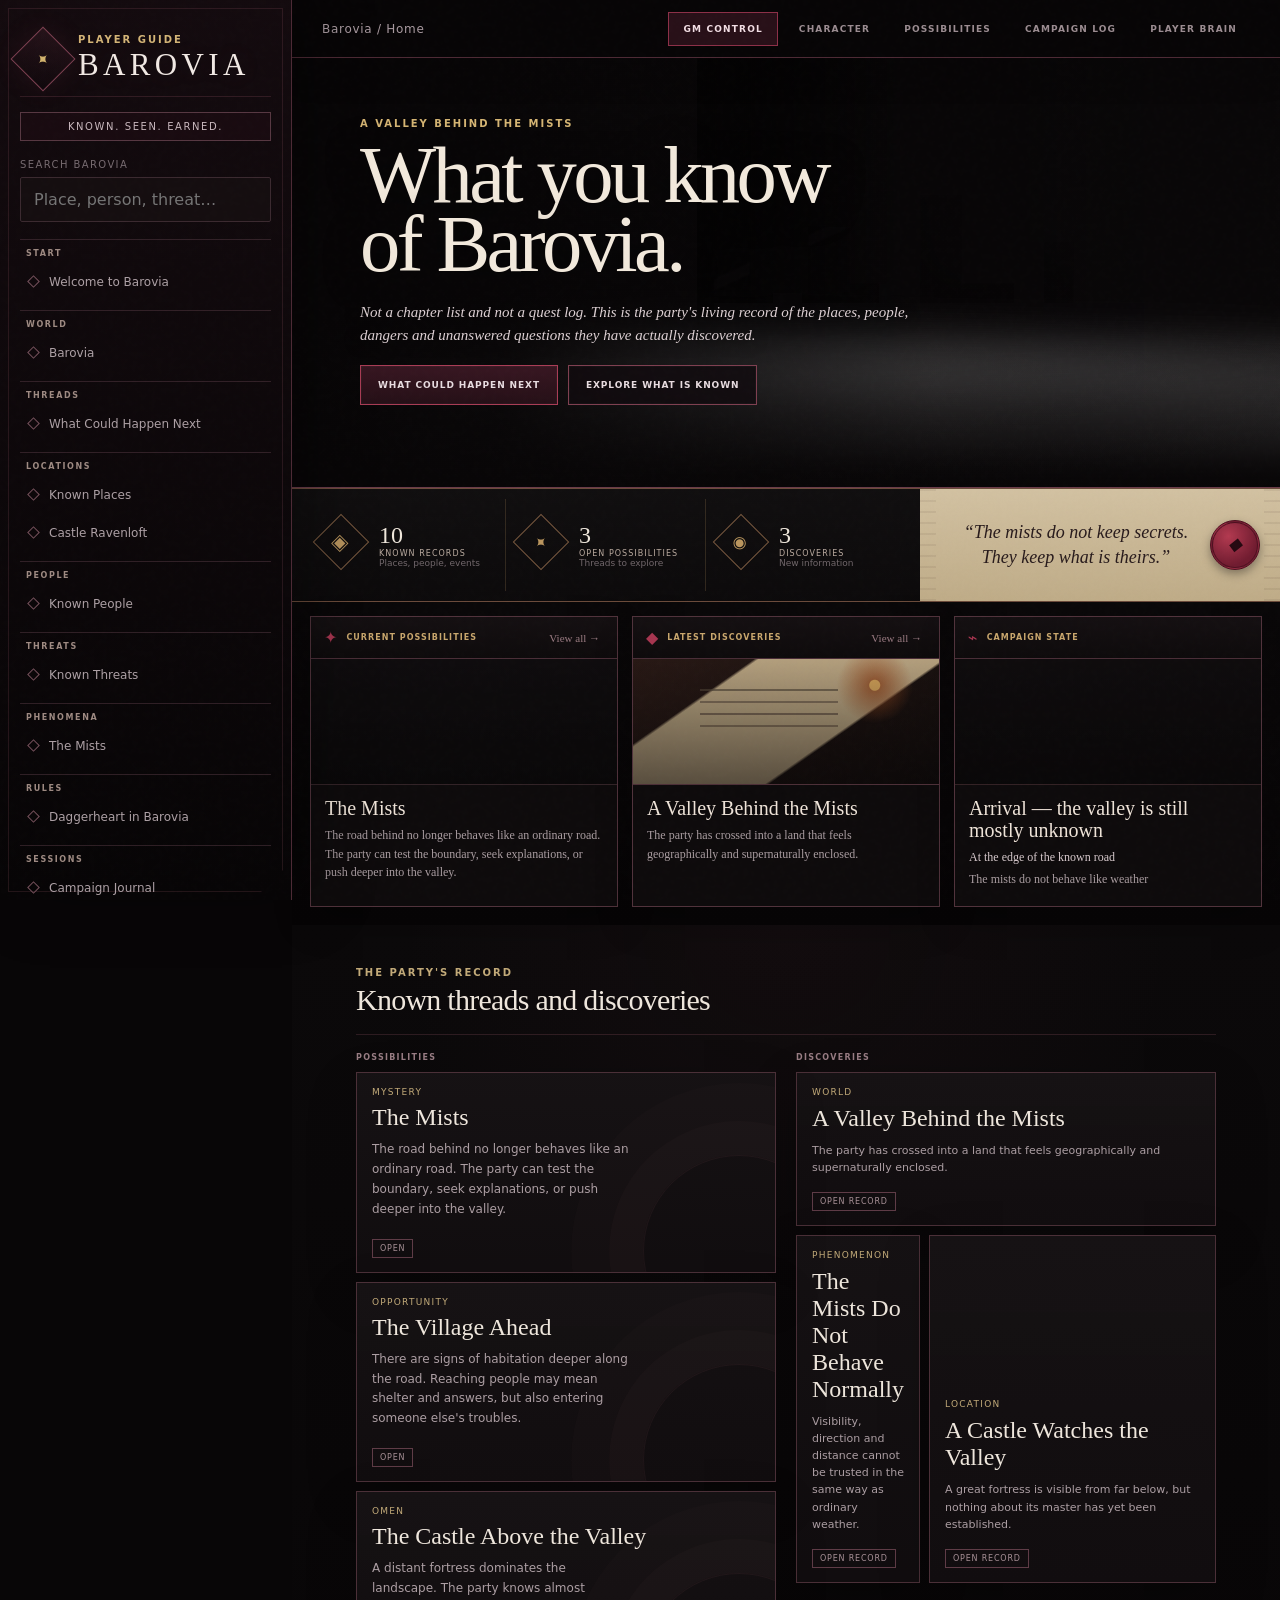
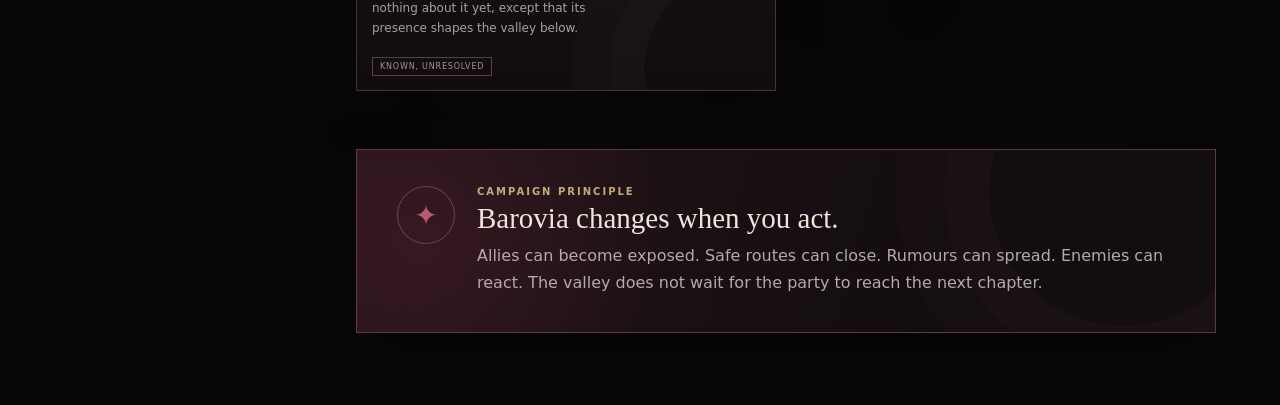
<file: index.html>
<!doctype html>
<html lang="en">
<head>
<meta charset="utf-8">
<meta name="viewport" content="width=device-width,initial-scale=1">
<meta http-equiv="Cache-Control" content="no-cache, no-store, must-revalidate">
<meta http-equiv="Pragma" content="no-cache">
<meta http-equiv="Expires" content="0">
<meta name="theme-color" content="#120d0f">
<meta name="description" content="A spoiler-conscious Daggerheart player guide for a campaign set in Barovia.">
<title>Barovia — Daggerheart Campaign Guide</title>
<link rel="stylesheet" href="style.css?v=2">
<link rel="stylesheet" href="character.css?v=2">
<link rel="stylesheet" href="barovia-polish.css?v=5">
</head>
<body data-build="barovia-v5">
<a class="skip" href="#main">Skip to campaign content</a>
<div class="shell">
  <aside class="sidebar" id="sidebar" aria-label="Barovia navigation">
    <button class="brand" onclick="location.hash='#/'" aria-label="Barovia home">
      <span class="sigil" aria-hidden="true">✦</span>
      <span><small>PLAYER GUIDE</small><strong>BAROVIA</strong></span>
    </button>

    <div class="safe-mark">Known. Seen. Earned.</div>

    <label class="search">
      <span>Search Barovia</span>
      <input id="searchInput" type="search" placeholder="Place, person, threat…" autocomplete="off">
    </label>

    <nav id="nav"></nav>

    <div class="sidebar-foot">
      This guide shows only what the characters have legitimately learned.
      Hidden motives, unrevealed locations and future events remain outside the player site.
    </div>
  </aside>

  <main id="main">
    <header class="topbar">
      <button id="menuBtn" class="menu" type="button" aria-label="Open navigation">☰</button>
      <div id="crumb">Barovia / Home</div>
      <div class="top-actions">
        <a class="top-gm-link" href="gm.html">GM Control</a>
        <button type="button" onclick="location.hash='#/character'">Character</button>
        <button type="button" onclick="location.hash='#/threads'">Possibilities</button>
        <button type="button" onclick="location.hash='#/record/Campaign%20Journal'">Campaign Log</button>
        <button type="button" onclick="location.hash='#/brain'">Player Brain</button>
      </div>
    </header>

    <section id="home">
      <section class="hero">
        <div class="hero-art" aria-hidden="true">
          <div class="hero-mountains"></div>
          <div class="hero-castle"></div>
          <div class="hero-village"></div>
          <div class="hero-raven">◆</div>
        </div>
        <div class="moon" aria-hidden="true"></div>
        <div class="mist mist-a" aria-hidden="true"></div>
        <div class="mist mist-b" aria-hidden="true"></div>
        <div class="hero-copy">
          <div class="eyebrow">A VALLEY BEHIND THE MISTS</div>
          <h1>What you know of Barovia.</h1>
          <p>
            Not a chapter list and not a quest log. This is the party's living record of the places,
            people, dangers and unanswered questions they have actually discovered.
          </p>
          <div class="hero-buttons">
            <button type="button" onclick="location.hash='#/threads'">What could happen next</button>
            <button type="button" onclick="location.hash='#/world'">Explore what is known</button>
          </div>        </div>
      </section>

      <section class="campaign-ledger" aria-label="Campaign overview">
        <div class="ledger-stats">
          <div><span class="ledger-icon">▣</span><strong id="knownRecordCount">0</strong><small>KNOWN RECORDS</small><em>Places, people, events</em></div>
          <div><span class="ledger-icon">✦</span><strong id="knownThreadCount">0</strong><small>OPEN POSSIBILITIES</small><em>Threads to explore</em></div>
          <div><span class="ledger-icon">◉</span><strong id="knownDiscoveryCount">0</strong><small>DISCOVERIES</small><em>New information</em></div>
        </div>
        <blockquote class="mist-quote">
          <span>“The mists do not keep secrets.<br>They keep what is theirs.”</span>
          <i aria-hidden="true">◆</i>
        </blockquote>
      </section>

      <section class="home-dashboard">
        <article class="home-panel home-panel-threads">
          <header>
            <div><span class="panel-symbol">✦</span><small>CURRENT POSSIBILITIES</small></div>
            <button type="button" onclick="location.hash='#/threads'">View all →</button>
          </header>
          <div class="panel-art panel-art-road" aria-hidden="true"></div>
          <div class="panel-copy">
            <h2 id="featuredThreadTitle">At the edge of the known road</h2>
            <p id="featuredThreadText">You stand where the road starts to crumble into mist. West lies uncertainty, and the land does not behave like weather.</p>
          </div>
        </article>

        <article class="home-panel home-panel-discovery">
          <header>
            <div><span class="panel-symbol">◆</span><small>LATEST DISCOVERIES</small></div>
            <button type="button" onclick="location.hash='#/record/The%20Mists'">View all →</button>
          </header>
          <div class="panel-art panel-art-letter" aria-hidden="true"></div>
          <div class="panel-copy">
            <h2 id="featuredDiscoveryTitle">The mists do not behave like weather</h2>
            <p id="featuredDiscoveryText">The valley's mists move with purpose. They separate, watch, and return, as if the land itself decides what can be seen.</p>
          </div>
        </article>

        <article class="home-panel home-panel-state">
          <header>
            <div><span class="panel-symbol">⌁</span><small>CAMPAIGN STATE</small></div>
          </header>
          <div class="panel-art panel-art-state" aria-hidden="true"></div>
          <div class="panel-copy">
            <h2 id="campaignState"></h2>
            <p><strong id="currentLocation"></strong></p>
            <p id="currentPressure"></p>
          </div>
        </article>
      </section>

      <section class="section lower-records">
        <div class="section-head">
          <div>
            <div class="eyebrow">THE PARTY'S RECORD</div>
            <h2>Known threads and discoveries</h2>
          </div>
        </div>
        <div class="split-records">
          <div>
            <div class="mini-heading">Possibilities</div>
            <div id="threadGrid" class="grid"></div>
          </div>
          <div>
            <div class="mini-heading">Discoveries</div>
            <div id="discoveryGrid" class="grid"></div>
          </div>
        </div>
      </section>

      <section class="field-note">
        <span class="field-mark" aria-hidden="true">✦</span>
        <div>
          <div class="eyebrow">CAMPAIGN PRINCIPLE</div>
          <h2>Barovia changes when you act.</h2>
          <p>
            Allies can become exposed. Safe routes can close. Rumours can spread. Enemies can react.
            The valley does not wait for the party to reach the next chapter.
          </p>
        </div>
      </section>
    </section>

    <article id="article" class="article hidden" tabindex="-1"></article>

    <section id="character" class="character-view hidden" tabindex="-1">
      <div class="character-toolbar">
        <div>
          <div class="eyebrow">DAGGERHEART LIVE PLAY</div>
          <h1 id="characterHeading">Character</h1>
        </div>
        <button id="resetCharacterBtn" type="button">Reset local sheet</button>
      </div>
      <div id="characterApp"></div>
    </section>

    <section id="brain" class="brain hidden">
      <div class="section-head">
        <div>
          <div class="eyebrow">RELATIONSHIP VIEW</div>
          <h2>Player Brain</h2>
        </div>
      </div>
      <p class="intro">Choose a known record to see what the party currently connects to it.</p>
      <div id="brainRoot" class="brain-root"></div>
    </section>
  </main>
</div>

<script src="data.js?v=2"></script>
<script src="character.js?v=2"></script>
<script src="app.js?v=3"></script>
<script src="gm-config.js?v=1"></script>
<script src="gm-bridge.js?v=1"></script>
</body>
</html>
</file>
<file: style.css>
:root{
  --bg:#100c0e;
  --panel:#171114;
  --panel2:#1d1518;
  --ink:#eee6dc;
  --muted:#aa9da1;
  --line:#3b2a30;
  --wine:#7f2438;
  --wine2:#a83b54;
  --gold:#c2aa79;
  --fog:#c7c2bd;
}
*{box-sizing:border-box}
html{scroll-behavior:smooth}
body{
  margin:0;
  background:
    radial-gradient(circle at 72% 8%,#2a1b20 0,#120d10 34%,#0c090a 72%);
  color:var(--ink);
  font-family:Inter,ui-sans-serif,system-ui,-apple-system,Segoe UI,sans-serif;
}
body:before{
  content:"";
  position:fixed;
  inset:0;
  pointer-events:none;
  opacity:.045;
  background-image:
    linear-gradient(#fff1 1px,transparent 1px),
    linear-gradient(90deg,#fff08 1px,transparent 1px);
  background-size:100% 7px,54px 100%;
}
button,input{font:inherit}
button{cursor:pointer}
.skip{position:absolute;left:-9999px}
.skip:focus{left:10px;top:10px;z-index:100;background:#fff;color:#000;padding:8px}
.shell{display:grid;grid-template-columns:292px 1fr;min-height:100vh}
.sidebar{
  position:sticky;top:0;height:100vh;padding:26px 20px;
  border-right:1px solid var(--line);background:#0d090b;overflow:auto;z-index:20;
}
.brand{display:flex;gap:12px;align-items:center;width:100%;padding:0;border:0;background:none;color:var(--ink);text-align:left}
.brand small,.eyebrow{display:block;color:var(--gold);font-size:10px;letter-spacing:.2em;font-weight:800}
.brand strong{display:block;font:25px Georgia,serif;letter-spacing:.16em;margin-top:2px}
.sigil{display:grid;place-items:center;width:42px;height:42px;border:1px solid #684451;color:var(--gold);transform:rotate(45deg)}
.safe-mark{margin:24px 0;padding:8px 10px;border:1px solid #4b353d;color:#c5b5bb;text-transform:uppercase;letter-spacing:.14em;font-size:10px}
.search span{display:block;color:#776b70;font-size:10px;letter-spacing:.14em;text-transform:uppercase;margin-bottom:7px}
.search input{width:100%;background:#140f11;border:1px solid var(--line);color:var(--ink);padding:10px 11px;outline:none}
.search input:focus{border-color:#815263}
#nav{margin-top:22px}
.nav-group{margin:20px 0}
.nav-group h3{margin:0 0 7px;color:var(--gold);font-size:10px;text-transform:uppercase;letter-spacing:.17em}
.nav-link{display:block;width:100%;border:0;border-left:2px solid transparent;background:none;color:#b8aab0;text-align:left;padding:7px 6px}
.nav-link:hover,.nav-link.active{background:#1a1215;color:white;border-left-color:var(--wine2)}
.sidebar-foot{margin-top:30px;padding-top:16px;border-top:1px solid var(--line);font-size:11px;line-height:1.6;color:#73676c}
main{min-width:0;position:relative}
.topbar{
  height:58px;display:flex;align-items:center;justify-content:space-between;padding:0 28px;
  border-bottom:1px solid var(--line);position:sticky;top:0;
  background:#100c0eea;backdrop-filter:blur(10px);z-index:10;
}
#crumb{font-size:12px;color:#a99aa0;letter-spacing:.06em}
.top-actions{display:flex;gap:8px}
.top-actions button,.menu,.section-head button,.hero-buttons button,.article-nav button{
  border:1px solid #5d3a45;background:#171114;color:#e8dce0;padding:9px 12px;
}
.menu{display:none}
.hero{
  min-height:510px;position:relative;overflow:hidden;border-bottom:1px solid var(--line);
  display:flex;align-items:center;
  background:
    linear-gradient(180deg,transparent 0 62%,#0e0a0c 100%),
    radial-gradient(circle at 74% 28%,#3a242b 0,#1c1216 28%,#0f0a0c 70%);
}
.hero:after{
  content:"";position:absolute;inset:0;
  background:
    linear-gradient(90deg,#0d090bec 0%,#0d090bb7 45%,#0d090b28 78%),
    linear-gradient(0deg,#0d090bbd 0%,transparent 52%);
}
.moon{
  position:absolute;right:16%;top:72px;width:132px;height:132px;border-radius:50%;
  background:#c8c1b5;opacity:.32;filter:blur(.2px);box-shadow:0 0 70px #d9d2c46b;
}
.mist{position:absolute;left:-12%;right:-12%;filter:blur(19px);opacity:.24}
.mist-a{
  bottom:4%;height:42%;
  background:
    radial-gradient(ellipse at 18% 80%,#ddd 0 18%,transparent 52%),
    radial-gradient(ellipse at 58% 72%,#bbb 0 16%,transparent 48%),
    radial-gradient(ellipse at 86% 86%,#eee 0 17%,transparent 50%);
}
.mist-b{
  bottom:20%;height:25%;opacity:.13;
  background:
    radial-gradient(ellipse at 35% 70%,#eee 0 18%,transparent 55%),
    radial-gradient(ellipse at 72% 74%,#bbb 0 14%,transparent 48%);
}
.hero-copy{position:relative;z-index:2;padding:40px clamp(28px,6vw,90px);max-width:800px}
.hero h1{font:64px/1 Georgia,serif;margin:12px 0 18px;max-width:720px}
.hero p{font-size:17px;line-height:1.7;color:#cbbec3;max-width:650px}
.hero-buttons{display:flex;gap:10px;margin-top:24px}
.hero-buttons button:first-child{border-color:#8b4052;background:#28161c}
.state-strip{display:grid;grid-template-columns:repeat(3,1fr);border-bottom:1px solid var(--line);background:#120d10}
.state-strip div{padding:18px 24px;border-right:1px solid var(--line)}
.state-strip div:last-child{border-right:0}
.state-strip small{display:block;color:#7f6f75;font-size:9px;letter-spacing:.15em}
.state-strip strong{display:block;margin-top:6px;font:18px Georgia,serif}
.section{padding:42px clamp(22px,5vw,72px)}
.section-head{display:flex;justify-content:space-between;align-items:end;gap:20px;margin-bottom:18px}
.section-head h2{font:32px Georgia,serif;margin:5px 0}
.intro{max-width:820px;color:var(--muted);line-height:1.65}
.grid{display:grid;grid-template-columns:repeat(3,1fr);gap:12px}
.card{
  border:1px solid var(--line);
  background:linear-gradient(180deg,#1b1417,#151013);
  padding:18px;color:var(--ink);text-align:left;min-height:180px;
}
button.card:hover{border-color:#7a4959;transform:translateY(-1px)}
.card small{display:block;color:var(--gold);font-size:9px;letter-spacing:.14em;text-transform:uppercase}
.card h3{font:23px Georgia,serif;margin:8px 0 10px}
.card p{color:#ac9ea3;font-size:13px;line-height:1.55;margin:0 0 16px}
.card .tag{display:inline-block;border:1px solid #4a343b;padding:4px 7px;color:#8f7f84;font-size:8px;text-transform:uppercase;letter-spacing:.1em}
.field-note{
  margin:0 clamp(22px,5vw,72px) 54px;padding:28px 30px;display:flex;gap:22px;align-items:flex-start;
  border:1px solid #63404c;background:linear-gradient(90deg,#26161c,#171114);
}
.field-mark{font-size:28px;color:var(--gold)}
.field-note h2{font:29px Georgia,serif;margin:5px 0 8px}
.field-note p{color:#b6a8ad;line-height:1.65;margin:0}
.hidden{display:none!important}
.article,.brain{padding:54px clamp(28px,8vw,110px);max-width:1150px}
.article h1{font:50px Georgia,serif;margin:0 0 8px}
.article h2{font:28px Georgia,serif;margin-top:38px}
.article p,.article li{font-size:16px;line-height:1.75;color:#c8bcc0}
.article-meta{color:var(--gold);font-size:10px;letter-spacing:.16em;text-transform:uppercase;margin-bottom:26px}
.article-nav{display:flex;gap:8px;margin-bottom:30px}
.related{margin-top:44px;padding-top:26px;border-top:1px solid var(--line)}
.related-grid{display:grid;grid-template-columns:repeat(3,1fr);gap:10px}
.related button{border:1px solid var(--line);background:#171114;color:var(--ink);text-align:left;padding:13px}
.related button:hover{border-color:#7a4959}
.related button small{display:block;color:var(--gold);font-size:8px;text-transform:uppercase;letter-spacing:.12em}
.related button strong{display:block;font:18px Georgia,serif;margin-top:5px}
.brain-root{display:flex;flex-wrap:wrap;gap:12px;margin-top:24px}
.brain-node{min-width:190px;max-width:270px;border:1px solid var(--line);background:#171114;color:var(--ink);padding:15px;text-align:left}
.brain-node.root{border-color:#865065;background:#21141a}
.brain-node:hover{border-color:#8d596b}
.brain-node small{display:block;color:var(--gold);font-size:8px;text-transform:uppercase;letter-spacing:.12em}
.brain-node strong{display:block;font:19px Georgia,serif;margin-top:5px}
@media(max-width:960px){
  .shell{grid-template-columns:1fr}
  .sidebar{position:fixed;left:-310px;width:292px;transition:left .2s}
  .sidebar.open{left:0}
  .menu{display:block}
  .grid,.related-grid{grid-template-columns:repeat(2,1fr)}
  .hero h1{font-size:48px}
}
@media(max-width:620px){
  .grid,.related-grid,.state-strip{grid-template-columns:1fr}
  .state-strip div{border-right:0;border-bottom:1px solid var(--line)}
  .top-actions{display:none}
  .hero h1{font-size:41px}
  .hero{min-height:470px}
  .hero-buttons{flex-direction:column}
  .section,.article,.brain{padding-left:20px;padding-right:20px}
  .field-note{margin-left:20px;margin-right:20px}
}
</file>
<file: character.css>
.character-view{padding:42px clamp(20px,5vw,72px) 70px;max-width:1320px}
.character-toolbar{display:flex;justify-content:space-between;align-items:end;gap:18px;margin-bottom:22px}
.character-toolbar h1{font:48px Georgia,serif;margin:4px 0 0}
.character-toolbar button,.dh-btn{border:1px solid #5d3a45;background:#171114;color:#e8dce0;padding:9px 12px}
.character-shell{display:grid;grid-template-columns:minmax(0,1.55fr) minmax(320px,.75fr);gap:18px}
.character-panel{border:1px solid var(--line);background:linear-gradient(180deg,#181216,#120e10);padding:18px}
.character-panel h2{font:27px Georgia,serif;margin:0 0 14px}
.character-panel h3{font:20px Georgia,serif;margin:20px 0 10px}
.character-identity{display:grid;grid-template-columns:2fr 1fr 1fr;gap:10px}
.character-field label,.character-small-label{display:block;color:#817278;text-transform:uppercase;letter-spacing:.13em;font-size:9px;margin-bottom:6px}
.character-field input,.character-field textarea,.experience-row input,.roll-controls select,.roll-controls input{width:100%;background:#100c0e;border:1px solid #3f2d34;color:var(--ink);padding:10px 11px;outline:none}
.character-field textarea{min-height:110px;resize:vertical}
.trait-grid{display:grid;grid-template-columns:repeat(3,1fr);gap:10px}
.trait-card,.resource-card{border:1px solid #3d2b32;background:#151013;padding:12px}
.trait-card strong,.resource-card strong{display:block;font:18px Georgia,serif}
.trait-controls{display:flex;gap:8px;align-items:center;margin-top:9px}
.trait-controls input{width:64px;background:#0f0b0d;border:1px solid #3f2d34;color:var(--ink);padding:8px;text-align:center}
.trait-controls button,.resource-buttons button,.experience-row button,.quick-actions button{border:1px solid #513641;background:#1b1316;color:#e8dde0;padding:8px}
.resource-grid{display:grid;grid-template-columns:repeat(4,1fr);gap:10px}
.resource-head{display:flex;justify-content:space-between;gap:10px;align-items:center}
.resource-value{font:30px Georgia,serif}
.resource-buttons{display:grid;grid-template-columns:repeat(2,1fr);gap:7px;margin-top:10px}
.threshold-grid{display:grid;grid-template-columns:repeat(2,1fr);gap:8px;max-width:520px}
.experience-list{display:grid;gap:8px}
.experience-row{display:grid;grid-template-columns:1fr 78px auto;gap:8px}
.add-experience{margin-top:9px}
.roll-panel{position:sticky;top:76px}
.roll-result{border:1px solid #4f3640;background:#110d0f;padding:16px;min-height:150px;margin-bottom:14px}
.roll-dice{display:flex;gap:10px;margin:12px 0}
.die{flex:1;border:1px solid #5a3b46;background:#1a1215;padding:14px;text-align:center}
.die small{display:block;color:#89787e;font-size:8px;letter-spacing:.12em;text-transform:uppercase}
.die strong{display:block;font:34px Georgia,serif;margin-top:4px}
.roll-total{font:26px Georgia,serif;margin-top:9px}
.roll-outcome{margin-top:7px;color:var(--gold);font-size:12px;letter-spacing:.09em;text-transform:uppercase}
.roll-controls{display:grid;gap:9px}
.roll-controls button{border:1px solid #7c4658;background:#28171d;color:#f0e5e8;padding:11px}
.quick-actions{display:grid;grid-template-columns:repeat(2,1fr);gap:8px;margin-top:14px}
.save-note{margin-top:11px;color:#7f7076;font-size:10px;line-height:1.5}
@media(max-width:1000px){.character-shell{grid-template-columns:1fr}.roll-panel{position:static}}
@media(max-width:700px){.character-identity,.trait-grid,.resource-grid,.threshold-grid{grid-template-columns:1fr 1fr}.character-toolbar{align-items:start;flex-direction:column}}
@media(max-width:470px){.character-identity,.trait-grid,.resource-grid,.threshold-grid{grid-template-columns:1fr}.experience-row{grid-template-columns:1fr 66px}.experience-row button{grid-column:1/-1}}
.resource-max-input{width:100%;margin-top:5px;background:#0f0b0d;border:1px solid #3f2d34;color:var(--ink);padding:7px;text-align:center}
</file>
<file: barovia-polish.css>
/* Barovia visual polish — presentation only */
:root{
  --barovia-silver:#c9c4c0;
  --barovia-pale:#eee8e2;
  --barovia-blood:#8e2f45;
  --barovia-blood-bright:#b44a62;
  --barovia-night:#090709;
  --barovia-panel:#151013;
}
html{scroll-behavior:smooth}
body{
  background:
    radial-gradient(circle at 78% 8%,rgba(126,58,76,.14),transparent 31rem),
    radial-gradient(circle at 18% 82%,rgba(125,132,151,.05),transparent 26rem),
    linear-gradient(180deg,#110c0f 0,#090709 100%);
}
body:after{
  content:"";position:fixed;inset:0;z-index:9999;pointer-events:none;opacity:.045;
  background-image:url("data:image/svg+xml,%3Csvg viewBox='0 0 180 180' xmlns='http://www.w3.org/2000/svg'%3E%3Cfilter id='n'%3E%3CfeTurbulence type='fractalNoise' baseFrequency='.82' numOctaves='3' stitchTiles='stitch'/%3E%3C/filter%3E%3Crect width='100%25' height='100%25' filter='url(%23n)' opacity='.3'/%3E%3C/svg%3E");
}
button,a,input,textarea,select{transition:border-color .18s ease,color .18s ease,background-color .18s ease,transform .18s ease,box-shadow .18s ease}
button:focus-visible,a:focus-visible,input:focus-visible,textarea:focus-visible,select:focus-visible{outline:2px solid var(--barovia-blood-bright);outline-offset:3px}
.shell{grid-template-columns:286px minmax(0,1fr)}
.sidebar{
  padding:28px 20px;
  background:
    linear-gradient(180deg,rgba(18,12,15,.985),rgba(8,6,8,.995)),
    repeating-linear-gradient(0deg,transparent 0 39px,rgba(255,255,255,.015) 40px);
  box-shadow:20px 0 60px rgba(0,0,0,.3);
  scrollbar-color:#57333d transparent;
}
.brand strong{font-size:28px;color:#f1e9e4;text-shadow:0 0 30px rgba(194,135,151,.14)}
.sigil{
  position:relative;width:46px;height:46px;border-color:#805061;
  background:linear-gradient(145deg,rgba(174,82,105,.12),rgba(0,0,0,.14));
  box-shadow:0 0 28px rgba(155,68,90,.12);
}
.safe-mark{margin:22px 0 20px;background:rgba(142,47,69,.055);border-color:#573842;color:#c9b8be}
.search input{border-radius:2px;background:rgba(22,15,18,.88);padding:12px 13px}
.search input:focus{border-color:#895063;box-shadow:0 0 0 3px rgba(142,47,69,.09)}
#nav{margin-top:17px}
.nav-group{margin:0;border-top:1px solid rgba(83,56,65,.52);padding:9px 0}
.nav-group h3{margin:0 0 5px;padding:0 6px;color:#b79a9f;font-size:8px;letter-spacing:.2em}
.nav-link{
  position:relative;padding:8px 8px 8px 23px;border-left:0;border-radius:2px;
  color:#ada0a5;font-size:12px;line-height:1.35;min-height:38px;
}
.nav-link:before{
  content:"";position:absolute;left:8px;top:15px;width:4px;height:4px;
  border:1px solid #65505a;transform:rotate(45deg);
}
.nav-link:hover,.nav-link.active{background:linear-gradient(90deg,rgba(142,47,69,.16),transparent);color:#f3e9ec}
.nav-link.active:before{background:#ad4960;border-color:#ad4960;box-shadow:0 0 11px rgba(180,74,98,.7)}
.sidebar-foot{color:#74666b}
.topbar{
  height:64px;padding:0 30px;background:rgba(13,9,11,.86);
  border-color:rgba(72,48,56,.74);box-shadow:0 12px 36px rgba(0,0,0,.16);
}
.top-actions button{
  min-height:38px;border-color:transparent;background:transparent;color:#9c8d92;
  text-transform:uppercase;letter-spacing:.09em;font-size:9px;font-weight:800;
}
.top-actions button:hover{color:#f0dbe1;border-color:rgba(180,74,98,.34);background:rgba(142,47,69,.08)}
.hero{
  min-height:clamp(610px,76vh,790px);isolation:isolate;
  background:
    linear-gradient(180deg,transparent 0 70%,#0d090b 100%),
    radial-gradient(circle at 75% 24%,rgba(180,172,166,.14),transparent 11rem),
    radial-gradient(circle at 75% 44%,#482a33 0,#24161b 23%,#0d090b 67%);
}
.hero:before{
  content:"";position:absolute;right:9%;bottom:0;width:min(46vw,650px);height:74%;z-index:-1;opacity:.74;
  background:
    linear-gradient(155deg,transparent 0 27%,#090709 27.5% 29%,transparent 29.5%),
    linear-gradient(25deg,transparent 0 34%,#090709 34.5% 36%,transparent 36.5%),
    linear-gradient(90deg,transparent 0 13%,#090709 13% 18%,transparent 18% 29%,#090709 29% 34%,transparent 34% 47%,#090709 47% 54%,transparent 54% 70%,#090709 70% 75%,transparent 75%),
    linear-gradient(180deg,transparent 0 42%,#090709 42% 100%);
  clip-path:polygon(8% 100%,8% 45%,19% 45%,19% 26%,25% 26%,25% 39%,35% 39%,35% 18%,42% 18%,42% 36%,54% 36%,54% 8%,61% 8%,61% 36%,72% 36%,72% 23%,80% 23%,80% 42%,92% 42%,92% 100%);
  filter:drop-shadow(0 0 35px rgba(0,0,0,.5));
}
.hero:after{
  z-index:0;
  background:
    linear-gradient(90deg,rgba(8,6,8,.97) 0%,rgba(10,7,9,.83) 38%,rgba(10,7,9,.26) 72%,rgba(8,6,8,.5) 100%),
    linear-gradient(0deg,#0d090b 0%,transparent 44%,rgba(10,7,9,.15) 100%);
}
.moon{right:18%;top:78px;width:150px;height:150px;opacity:.34;background:#d6d0c9;box-shadow:0 0 85px rgba(226,217,207,.28)}
.hero-copy{padding:80px clamp(28px,7vw,108px);max-width:880px;animation:barovia-arrive .8s ease-out both}
.hero h1{
  font-size:clamp(58px,7vw,96px);line-height:.92;letter-spacing:-.045em;margin:15px 0 25px;
  max-width:780px;text-wrap:balance;text-shadow:0 6px 36px rgba(0,0,0,.62);
}
.hero p{font-size:17px;line-height:1.78;color:#d3c6ca;max-width:650px;text-shadow:0 2px 16px rgba(0,0,0,.65)}
.hero-buttons{margin-top:30px}
.hero-buttons button{
  min-height:44px;padding:12px 17px;border-color:#774452;
  background:rgba(18,12,15,.82);backdrop-filter:blur(8px);
  text-transform:uppercase;letter-spacing:.1em;font-size:9px;font-weight:800;
}
.hero-buttons button:hover{border-color:#b44a62;color:#ffe8ee;background:#2a151c;transform:translateY(-2px)}
.hero-ledger{
  display:flex;flex-wrap:wrap;gap:0;margin-top:42px;
  border-top:1px solid rgba(196,150,162,.28);max-width:670px;
}
.hero-ledger span{padding:15px 24px 0 0;margin-right:24px;color:#93868a;font-size:9px;letter-spacing:.13em;text-transform:uppercase}
.hero-ledger strong{display:block;color:#e0bcc7;font:20px Georgia,serif;letter-spacing:0;margin-bottom:3px}
.state-strip{
  position:relative;z-index:2;margin-top:-1px;
  background:linear-gradient(180deg,#120c0f,#0e0a0c);border-color:#3a262d;
}
.state-strip div{padding:21px 26px}
.state-strip small{color:#806f74}
.state-strip strong{color:#eee4e7;font-size:19px}
.section{padding-top:62px;padding-bottom:58px}
.section-head h2{font-size:clamp(34px,4vw,48px);letter-spacing:-.025em}
.section-head button{min-height:40px;text-transform:uppercase;letter-spacing:.1em;font-size:8px;font-weight:800}
.intro{color:#a99ca1;font-size:13px}
#threadGrid{grid-template-columns:repeat(3,minmax(0,1fr));gap:14px}
#threadGrid .card{
  position:relative;overflow:hidden;min-height:280px;padding:24px;
  border-color:#422d35;background:
    radial-gradient(circle at 100% 0,rgba(142,47,69,.12),transparent 42%),
    linear-gradient(145deg,#1a1215,#0f0b0d);
  box-shadow:0 18px 48px rgba(0,0,0,.2);
}
#threadGrid .card:after{
  content:"";position:absolute;right:-60px;bottom:-75px;width:190px;height:190px;
  border:1px solid rgba(191,114,133,.08);border-radius:50%;
  box-shadow:0 0 0 34px rgba(191,114,133,.022),0 0 0 72px rgba(191,114,133,.015);
}
#threadGrid .card:hover{border-color:#8e4b5d;transform:translateY(-4px);box-shadow:0 26px 64px rgba(0,0,0,.34)}
#threadGrid .card h3{font-size:30px;line-height:1.05}
#threadGrid .card p{font-size:12px;line-height:1.65;max-width:34ch}
#discoveryGrid{grid-template-columns:repeat(3,minmax(0,1fr));grid-auto-flow:dense;gap:14px}
#discoveryGrid .card{
  min-height:320px;padding:25px;display:flex;flex-direction:column;justify-content:flex-end;
  border-color:#3d2930;background:
    linear-gradient(180deg,rgba(50,28,36,.26),rgba(12,8,10,.95)),
    radial-gradient(circle at 70% 18%,#422933,#181014 58%);
  box-shadow:0 18px 48px rgba(0,0,0,.22);
}
#discoveryGrid .card:first-child{grid-column:span 2}
#discoveryGrid .card:hover{border-color:#8c5060;transform:translateY(-4px);box-shadow:0 26px 64px rgba(0,0,0,.34)}
#discoveryGrid .card h3{font-size:clamp(24px,2.5vw,34px)}
.field-note{
  position:relative;overflow:hidden;padding:36px 40px;margin-bottom:72px;
  background:
    radial-gradient(circle at 8% 50%,rgba(142,47,69,.19),transparent 30%),
    linear-gradient(105deg,#25141a,#120d10 68%);
  box-shadow:0 22px 58px rgba(0,0,0,.22);
}
.field-note:after{
  content:"";position:absolute;right:-45px;top:-95px;width:270px;height:270px;border:1px solid rgba(188,112,131,.08);
  border-radius:50%;box-shadow:0 0 0 44px rgba(188,112,131,.025),0 0 0 92px rgba(188,112,131,.018);
}
.field-mark{flex:0 0 auto;width:58px;height:58px;display:grid;place-items:center;border:1px solid #724352;border-radius:50%;color:#b65c72}
.article{padding-top:72px;padding-bottom:100px}
.article:before{content:"ARCHIVE RECORD";display:block;margin-bottom:18px;color:#66565c;font-size:8px;letter-spacing:.28em}
.article h1{font-size:clamp(48px,6vw,74px);line-height:1;letter-spacing:-.035em;text-wrap:balance}
.article>p,.article>ul,.article>blockquote{max-width:72ch}
.article p,.article li{color:#d1c5c9}
.related button{min-height:124px;padding:17px;box-shadow:0 14px 34px rgba(0,0,0,.16)}
.related button:hover{transform:translateY(-2px);border-color:#7f4658}
.character-view{padding-top:54px;max-width:1400px}
.character-toolbar{padding:0 0 16px;border-bottom:1px solid #35232a}
.character-toolbar h1{font-size:clamp(46px,6vw,70px);line-height:.98;letter-spacing:-.03em}
.character-shell{grid-template-columns:minmax(0,1.7fr) minmax(330px,.72fr);gap:16px}
.character-panel{
  border-color:#3a272e;
  background:
    linear-gradient(180deg,rgba(255,255,255,.018),transparent 18%),
    repeating-linear-gradient(0deg,rgba(255,255,255,.008) 0 1px,transparent 1px 20px),
    #131013;
  box-shadow:0 18px 48px rgba(0,0,0,.18);
}
.character-panel h2{font-size:30px}
.character-panel h3{
  position:relative;margin-top:28px;padding:10px 10px 10px 43px;
  border-top:1px solid rgba(194,151,162,.11);border-bottom:1px solid rgba(194,151,162,.08);
  background:linear-gradient(90deg,rgba(142,47,69,.1),transparent 65%);
  text-transform:uppercase;letter-spacing:.1em;font-size:14px;
}
.character-panel h3:before{
  content:"◆";position:absolute;left:13px;top:50%;transform:translateY(-50%);
  color:#a84960;font-size:12px;
}
.trait-card,.resource-card{
  border-color:rgba(205,175,183,.11);
  background:linear-gradient(180deg,rgba(235,221,225,.045),rgba(0,0,0,.1)),#171215;
  box-shadow:0 10px 24px rgba(0,0,0,.13);
}
.trait-card{border-top:3px solid rgba(158,72,94,.72);clip-path:polygon(8px 0,calc(100% - 8px) 0,100% 8px,100% 100%,0 100%,0 8px)}
.trait-card strong{font-size:13px;text-transform:uppercase;letter-spacing:.12em;color:#d8cbd0}
.trait-controls button{border-color:#69404c;background:#25161b;color:#f0d9df}
.resource-card{border-left:3px solid #7f3b4e}
.resource-value{color:#eedde2}
.roll-panel{background:
  radial-gradient(circle at 50% 0,rgba(142,47,69,.13),transparent 34%),
  #100c0e;
}
.roll-result{min-height:185px;border-color:#5a3541;background:linear-gradient(180deg,#171015,#0d090b)}
.die{border-color:#633c49;background:linear-gradient(180deg,#20151a,#130e10)}
.die strong{font-size:42px;color:#f1e4e7}
.roll-controls button{min-height:46px;text-transform:uppercase;letter-spacing:.1em;font-size:9px;font-weight:850}
.quick-actions button{min-height:40px}
@keyframes barovia-arrive{from{opacity:0;transform:translateY(20px)}to{opacity:1;transform:none}}
@media(max-width:1100px){
  #threadGrid,#discoveryGrid{grid-template-columns:repeat(2,minmax(0,1fr))}
  #discoveryGrid .card:first-child{grid-column:span 2}
}
@media(max-width:850px){
  .shell{grid-template-columns:1fr}
  .hero{min-height:670px}
  .hero-copy{padding-top:76px;padding-bottom:58px}
  .hero:before{right:-12%;width:78vw;opacity:.55}
}
@media(max-width:650px){
  .topbar{gap:8px;padding:0 12px}
  #crumb{font-size:10px;max-width:31vw;overflow:hidden;text-overflow:ellipsis;white-space:nowrap}
  .hero{min-height:690px}
  .hero-copy{padding:60px 22px 52px}
  .hero h1{font-size:55px}
  .hero p{font-size:15px}
  .hero-buttons{display:grid;grid-template-columns:1fr}
  .hero-ledger{display:grid;grid-template-columns:repeat(3,1fr);gap:8px}
  .hero-ledger span{margin:0;padding-right:5px}
  #threadGrid,#discoveryGrid{grid-template-columns:1fr}
  #discoveryGrid .card:first-child{grid-column:auto}
  .field-note{margin:0 16px 48px;padding:28px 24px}
}

.site-switch-float{
  position:fixed;right:18px;bottom:18px;z-index:10020;
  display:inline-flex;align-items:center;justify-content:center;
  min-height:44px;padding:0 16px;
  border:1px solid #a44b61;
  background:linear-gradient(180deg,#381923,#241118);
  color:#fff0f4;text-decoration:none;
  text-transform:uppercase;letter-spacing:.1em;
  font-size:9px;font-weight:900;
  box-shadow:0 14px 35px rgba(0,0,0,.42);
  backdrop-filter:blur(8px);
}
.site-switch-float:hover{
  border-color:#d06a82;background:#4a1f2d;color:#fff;
  transform:translateY(-2px);
}
@media(max-width:620px){
  .site-switch-float{right:12px;bottom:12px;min-height:42px;padding:0 13px}
}
/* v3: single GM switch source of truth */
.gm-switch,.sidebar-gm-link{display:none!important}

/* v4 — finished Barovian campaign presentation */
:root{
  --barovia-ivory:#f2e9dc;
  --barovia-parchment:#d8c6a4;
  --barovia-red:#a52f49;
  --barovia-rust:#713041;
  --barovia-brass:#aa8b58;
  --barovia-iron:#2a2024;
}
body{background:#080607}
.shell{grid-template-columns:292px minmax(0,1fr)}
.sidebar{
  border-right:1px solid #4c2a35;
  background:
    linear-gradient(180deg,rgba(20,11,15,.99),rgba(7,5,6,.995)),
    repeating-linear-gradient(135deg,rgba(255,255,255,.012) 0 1px,transparent 1px 7px);
}
.sidebar:before{
  content:"";position:absolute;inset:8px;pointer-events:none;border:1px solid rgba(151,87,103,.2);
  clip-path:polygon(0 0,100% 0,100% calc(100% - 22px),calc(100% - 22px) 100%,0 100%);
}
.brand{position:relative;padding:6px 0 13px;border-bottom:1px solid rgba(160,93,109,.22)}
.brand small{color:#d4b577}
.brand strong{font-size:31px;letter-spacing:.14em}
.sigil{border-color:#7e4052;color:#d3b46e}
.safe-mark{margin:15px 0 18px;text-align:center;letter-spacing:.16em}
.search{position:relative;z-index:1}
.nav-group h3{color:#9f8b83}
.nav-link{padding-left:29px}
.nav-link:before{
  width:7px;height:7px;left:9px;top:14px;
  border-color:#76515c;background:transparent;
}
.nav-link.active,.nav-link:hover{
  background:linear-gradient(90deg,rgba(128,35,56,.18),rgba(128,35,56,.03));
  box-shadow:inset 2px 0 0 #a73c57;
}
.topbar{
  height:58px;background:rgba(8,6,7,.94);
  border-bottom:1px solid #4d2a35;
}
.top-actions button{letter-spacing:.13em}

.hero{
  min-height:600px;
  border-bottom:1px solid #6a3b49;
  background:
    linear-gradient(180deg,rgba(9,7,8,.05),rgba(9,7,8,.12) 42%,#090708 100%),
    radial-gradient(circle at 72% 26%,rgba(140,104,110,.2),transparent 18rem),
    linear-gradient(135deg,#1b1518,#0b090a 72%);
}
.hero-art{position:absolute;inset:0;overflow:hidden;z-index:-2}
.hero-art:before{
  content:"";position:absolute;inset:0;
  background:
    linear-gradient(180deg,rgba(64,66,76,.26),transparent 42%),
    radial-gradient(ellipse at 70% 38%,rgba(129,134,146,.2),transparent 30%),
    radial-gradient(ellipse at 84% 58%,rgba(173,177,184,.14),transparent 22%);
  filter:saturate(.65);
}
.hero-mountains{
  position:absolute;left:35%;right:0;bottom:26%;height:58%;
  background:
    linear-gradient(145deg,transparent 0 22%,#201a1d 22.5% 30%,transparent 30.5%),
    linear-gradient(35deg,transparent 0 29%,#171316 29.5% 37%,transparent 37.5%),
    linear-gradient(160deg,transparent 0 47%,#272126 47.5% 58%,transparent 58.5%);
  opacity:.9;
}
.hero-castle{
  position:absolute;right:15%;bottom:28%;width:360px;height:260px;
  background:
    linear-gradient(90deg,
      transparent 0 6%,#0c090b 6% 18%,transparent 18% 23%,
      #0c090b 23% 35%,transparent 35% 42%,
      #0c090b 42% 56%,transparent 56% 61%,
      #0c090b 61% 74%,transparent 74% 80%,
      #0c090b 80% 92%,transparent 92%),
    linear-gradient(180deg,transparent 0 36%,#0c090b 36% 100%);
  clip-path:polygon(0 100%,0 48%,8% 48%,8% 27%,13% 27%,13% 46%,24% 46%,24% 18%,30% 18%,30% 43%,42% 43%,42% 7%,50% 7%,50% 42%,62% 42%,62% 16%,68% 16%,68% 46%,80% 46%,80% 26%,87% 26%,87% 51%,100% 51%,100% 100%);
  filter:drop-shadow(0 10px 22px rgba(0,0,0,.7));
}
.hero-castle:after{
  content:"";position:absolute;inset:22% 11% 8%;
  background:
    radial-gradient(circle at 18% 54%,#9d283f 0 2px,transparent 3px),
    radial-gradient(circle at 31% 38%,#8d263b 0 2px,transparent 3px),
    radial-gradient(circle at 49% 48%,#a13347 0 2px,transparent 3px),
    radial-gradient(circle at 67% 35%,#972b41 0 2px,transparent 3px),
    radial-gradient(circle at 82% 56%,#8f263c 0 2px,transparent 3px);
  opacity:.65;
}
.hero-village{
  position:absolute;right:6%;left:42%;bottom:8%;height:24%;
  background:
    linear-gradient(155deg,transparent 0 38%,#0d0b0c 38.5% 45%,transparent 45.5%) 0 100%/18% 100% repeat-x,
    linear-gradient(180deg,transparent 0 47%,#0b090a 48% 100%);
  opacity:.92;
}
.hero-raven{
  position:absolute;right:4%;bottom:20%;color:#020202;font-size:32px;
  transform:rotate(45deg);text-shadow:0 8px 20px #000;
}
.hero:after{
  background:
    linear-gradient(90deg,rgba(6,5,6,.98) 0%,rgba(7,6,7,.84) 35%,rgba(7,6,7,.20) 67%,rgba(7,6,7,.06) 100%),
    linear-gradient(0deg,#080607 0%,rgba(8,6,7,.22) 50%,rgba(8,6,7,.16) 100%);
}
.moon{
  right:19%;top:76px;width:150px;height:150px;opacity:.7;
  background:radial-gradient(circle at 38% 34%,#e6e0d6,#b8b1aa 48%,#8d8885 100%);
  box-shadow:0 0 85px rgba(225,215,208,.24);
}
.moon:after{
  content:"";position:absolute;inset:0;border-radius:50%;
  background:
    radial-gradient(circle at 30% 34%,rgba(80,75,75,.16) 0 8%,transparent 9%),
    radial-gradient(circle at 64% 58%,rgba(70,66,67,.13) 0 11%,transparent 12%);
}
.hero-copy{
  padding:78px clamp(34px,7vw,102px) 54px;
  max-width:790px;
}
.hero h1{
  color:var(--barovia-ivory);
  font-size:clamp(62px,7.6vw,102px);
  line-height:.88;
  letter-spacing:-.045em;
  max-width:720px;
}
.hero p{max-width:610px;font-family:Georgia,serif;font-style:italic;font-size:16px;color:#ddd0d3}
.hero .eyebrow{color:#d6b674}
.hero-buttons button{
  border-color:#7f4051;
  box-shadow:inset 0 0 0 1px rgba(255,255,255,.02);
}
.hero-buttons button:first-child{
  background:linear-gradient(180deg,#381722,#251017);
  border-color:#aa3d56;
}

.campaign-ledger{
  display:grid;grid-template-columns:minmax(0,1.55fr) minmax(320px,.75fr);
  border-top:1px solid #765045;border-bottom:1px solid #5b3933;
  background:
    linear-gradient(90deg,#0e0c0c 0 68%,#cbb691 68% 100%);
  box-shadow:0 16px 40px rgba(0,0,0,.24);
}
.ledger-stats{
  display:grid;grid-template-columns:repeat(3,1fr);
  min-height:126px;padding:14px 20px;
  background:
    linear-gradient(180deg,rgba(255,255,255,.015),rgba(0,0,0,.05)),
    #0d0b0c;
}
.ledger-stats>div{
  position:relative;display:grid;grid-template-columns:48px auto;grid-template-rows:auto auto auto;
  align-content:center;column-gap:10px;padding:12px 18px;
  border-right:1px solid rgba(168,135,85,.23);
}
.ledger-stats>div:last-child{border-right:0}
.ledger-icon{
  grid-row:1/4;display:grid;place-items:center;width:42px;height:42px;
  border:1px solid #74563e;transform:rotate(45deg);color:#ba965e;
}
.ledger-stats strong{font:24px Georgia,serif;color:#efe7dc}
.ledger-stats small{font-size:8px;letter-spacing:.13em;color:#baaa9f}
.ledger-stats em{font-style:normal;font-size:9px;color:#70666a}
.mist-quote{
  position:relative;margin:0;display:grid;place-items:center;padding:20px 68px 20px 28px;
  color:#281b1c;background:
    linear-gradient(180deg,rgba(255,255,255,.17),rgba(0,0,0,.05)),
    #c9b58f;
  font:italic 19px/1.4 Georgia,serif;text-align:center;
}
.mist-quote:before,.mist-quote:after{
  content:"";position:absolute;top:0;bottom:0;width:16px;
  background:repeating-linear-gradient(180deg,rgba(60,37,31,.25) 0 2px,transparent 2px 11px);
  opacity:.3;
}
.mist-quote:before{left:0}.mist-quote:after{right:0}
.mist-quote i{
  position:absolute;right:20px;width:50px;height:50px;border-radius:50%;
  display:grid;place-items:center;background:radial-gradient(circle at 35% 30%,#b33a50,#701c30 70%);
  color:#250911;border:3px double #4c1020;
  box-shadow:0 4px 10px rgba(0,0,0,.35);
}
.state-strip{
  grid-template-columns:repeat(3,1fr);
  border-top:0;border-bottom:1px solid #503039;
}
.state-strip div{
  min-height:76px;padding:17px 24px;
  background:linear-gradient(180deg,#171013,#100c0e);
}
.state-strip small{color:#8f7f84}
.state-strip strong{font-size:17px}

.section{
  background:
    radial-gradient(circle at 50% 0,rgba(105,49,64,.08),transparent 24rem),
    linear-gradient(180deg,#0b090a,#080607);
}
.section-head{border-bottom:1px solid rgba(160,93,109,.23);padding-bottom:12px}
.section-head h2{font-size:30px}
#threadGrid,#discoveryGrid{gap:16px}
#threadGrid .card,#discoveryGrid .card{
  border-color:#4b3038;
  background:
    linear-gradient(180deg,rgba(255,255,255,.016),rgba(0,0,0,.08)),
    #120e10;
}
#threadGrid .card:before,#discoveryGrid .card:before{
  content:"";display:block;height:105px;margin:-24px -24px 20px;
  border-bottom:1px solid #50313a;
  background:
    linear-gradient(180deg,rgba(25,16,20,.15),rgba(10,8,9,.87)),
    radial-gradient(ellipse at 70% 38%,#44333a 0,#1c1518 48%,#0d0a0b 82%);
}
#discoveryGrid .card:before{
  background:
    linear-gradient(180deg,rgba(53,30,24,.06),rgba(12,9,9,.78)),
    radial-gradient(circle at 72% 22%,#6c4d30 0,#2b1c18 36%,#100d0c 72%);
}
#threadGrid .card h3,#discoveryGrid .card h3{font-size:24px}
.card .tag{border-color:#5f3c47;color:#a89197}
.field-note{border-color:#5f3844}
.article{max-width:1220px}

@media(max-width:1050px){
  .campaign-ledger{grid-template-columns:1fr}
  .mist-quote{min-height:110px}
}
@media(max-width:780px){
  .ledger-stats{grid-template-columns:1fr}
  .ledger-stats>div{border-right:0;border-bottom:1px solid rgba(168,135,85,.18)}
  .campaign-ledger{display:block}
  .hero-castle{right:-6%;transform:scale(.82);transform-origin:bottom right}
  .hero-village{left:24%}
}

/* v5 — mockup-matched layout */
.topbar{height:58px}
.top-actions{align-items:center}
.top-actions .top-gm-link{
  display:inline-flex;align-items:center;justify-content:center;min-height:34px;
  padding:0 14px;border:1px solid #8d3048;background:#281018;
  color:#f3dfe5;text-decoration:none;text-transform:uppercase;
  letter-spacing:.13em;font-size:9px;font-weight:900;
}
.top-actions .top-gm-link:hover{background:#3c1723;border-color:#c24a66;color:#fff}

.hero{
  min-height:430px;height:430px;
  align-items:stretch;
  background:#090708;
}
.hero-art{
  left:41%;right:0;top:0;bottom:0;
  background-image:
    linear-gradient(90deg,#090708 0,rgba(9,7,8,.82) 10%,rgba(9,7,8,.12) 36%,rgba(9,7,8,.02) 100%),
    url("assets/barovia-mockup-reference.jpg");
  background-size:auto 930px;
  background-position:right -112px;
  background-repeat:no-repeat;
  filter:saturate(.78) contrast(1.08) brightness(.8);
}
.hero-art:before{display:none}
.hero-mountains,.hero-castle,.hero-village,.hero-raven{display:none}
.hero:after{
  background:
    linear-gradient(90deg,#080607 0%,rgba(8,6,7,.94) 21%,rgba(8,6,7,.62) 38%,rgba(8,6,7,.08) 65%,rgba(8,6,7,.02) 100%),
    linear-gradient(0deg,#080607 0%,transparent 34%);
}
.moon{display:none}
.hero-copy{
  padding:60px 68px 34px;
  max-width:730px;
}
.hero h1{
  font-size:clamp(64px,6.3vw,92px);
  line-height:.86;margin:11px 0 22px;max-width:650px;
}
.hero p{
  max-width:560px;font-size:15px;line-height:1.55;
}
.hero-buttons{margin-top:18px}
.hero-buttons button{min-height:40px;padding:10px 17px}
.campaign-ledger{
  min-height:112px;
  grid-template-columns:minmax(0,1.65fr) minmax(360px,.7fr);
  border-color:#6c4c3b;
}
.ledger-stats{min-height:112px;padding:10px 14px}
.ledger-stats>div{padding:10px 15px}
.ledger-icon{width:40px;height:40px}
.mist-quote{font-size:18px;padding:16px 74px 16px 26px}

.home-dashboard{
  display:grid;grid-template-columns:repeat(3,minmax(0,1fr));gap:14px;
  padding:14px 18px 18px;
  background:
    linear-gradient(180deg,#0a0809,#070506);
}
.home-panel{
  min-width:0;border:1px solid #51333c;background:#0e0b0c;
  box-shadow:0 16px 34px rgba(0,0,0,.24);
}
.home-panel header{
  height:42px;display:flex;align-items:center;justify-content:space-between;
  gap:10px;padding:0 13px;border-bottom:1px solid #4a2e37;
  background:linear-gradient(180deg,#151012,#0e0b0c);
}
.home-panel header>div{display:flex;align-items:center;gap:9px}
.home-panel header small{
  color:#c9a76d;font-size:8px;font-weight:900;letter-spacing:.13em;
}
.home-panel header button{
  border:0;background:transparent;color:#9b7c83;
  text-transform:none;font:11px Georgia,serif;padding:4px;
}
.panel-symbol{color:#a73650}
.panel-art{
  height:126px;border-bottom:1px solid #4d3038;
  background-color:#171215;background-repeat:no-repeat;
  position:relative;overflow:hidden;
}
.panel-art:after{
  content:"";position:absolute;inset:0;
  background:linear-gradient(180deg,rgba(7,5,6,.05),rgba(7,5,6,.55));
}
.panel-art-road{
  background-image:url("assets/barovia-mockup-reference.jpg");
  background-size:930px auto;background-position:56% 69%;
  filter:saturate(.72) brightness(.7);
}
.panel-art-letter{
  background:
    radial-gradient(circle at 79% 21%,#d7a65b 0 5px,rgba(150,75,34,.75) 6px,transparent 38px),
    linear-gradient(145deg,transparent 0 25%,#bca783 26% 64%,transparent 65%),
    radial-gradient(circle at 55% 54%,#6f1d31 0 18px,#45121f 19px 26px,transparent 27px),
    linear-gradient(145deg,#2a1a16,#120d0c);
}
.panel-art-letter:before{
  content:"";position:absolute;left:22%;top:24%;width:45%;height:2px;
  background:#55483a;box-shadow:0 12px #675748,0 24px #5a4b3f,0 36px #6b5948;
  opacity:.65;
}
.panel-art-state{
  background-image:url("assets/barovia-mockup-reference.jpg");
  background-size:820px auto;background-position:89% 19%;
  filter:saturate(.92) brightness(.67) sepia(.08);
}
.panel-copy{padding:12px 14px 15px}
.panel-copy h2{
  margin:0 0 7px;color:#eee3d8;font:20px/1.1 Georgia,serif;
}
.panel-copy p{
  margin:3px 0;color:#aa9da1;font:12px/1.55 Georgia,serif;
}
.panel-copy p strong{color:#d8cacd;font-weight:400}

.lower-records{padding-top:42px}
.split-records{display:grid;grid-template-columns:1fr 1fr;gap:20px}
.mini-heading{
  margin-bottom:10px;color:#9a7e85;text-transform:uppercase;
  letter-spacing:.16em;font-size:8px;font-weight:900;
}
.lower-records #threadGrid,.lower-records #discoveryGrid{
  grid-template-columns:1fr;gap:9px;
}
.lower-records #threadGrid .card,.lower-records #discoveryGrid .card{
  min-height:0;padding:14px 15px;
}
.lower-records #threadGrid .card:before,.lower-records #discoveryGrid .card:before{display:none}
.lower-records .card h3{font-size:20px}
.lower-records .card p{font-size:11px}
.field-note{margin-top:0}

@media(max-width:1050px){
  .hero-art{left:32%}
  .home-dashboard{grid-template-columns:1fr 1fr}
  .home-panel-state{grid-column:1/-1}
}
@media(max-width:850px){
  .hero{height:500px;min-height:500px}
  .hero-art{left:18%;opacity:.48}
  .hero-copy{padding:58px 26px 32px}
  .home-dashboard{grid-template-columns:1fr}
  .home-panel-state{grid-column:auto}
  .split-records{grid-template-columns:1fr}
}
@media(max-width:620px){
  .top-actions .top-gm-link{position:fixed;right:12px;bottom:12px;z-index:10020;background:#32151f}
}
</file>
